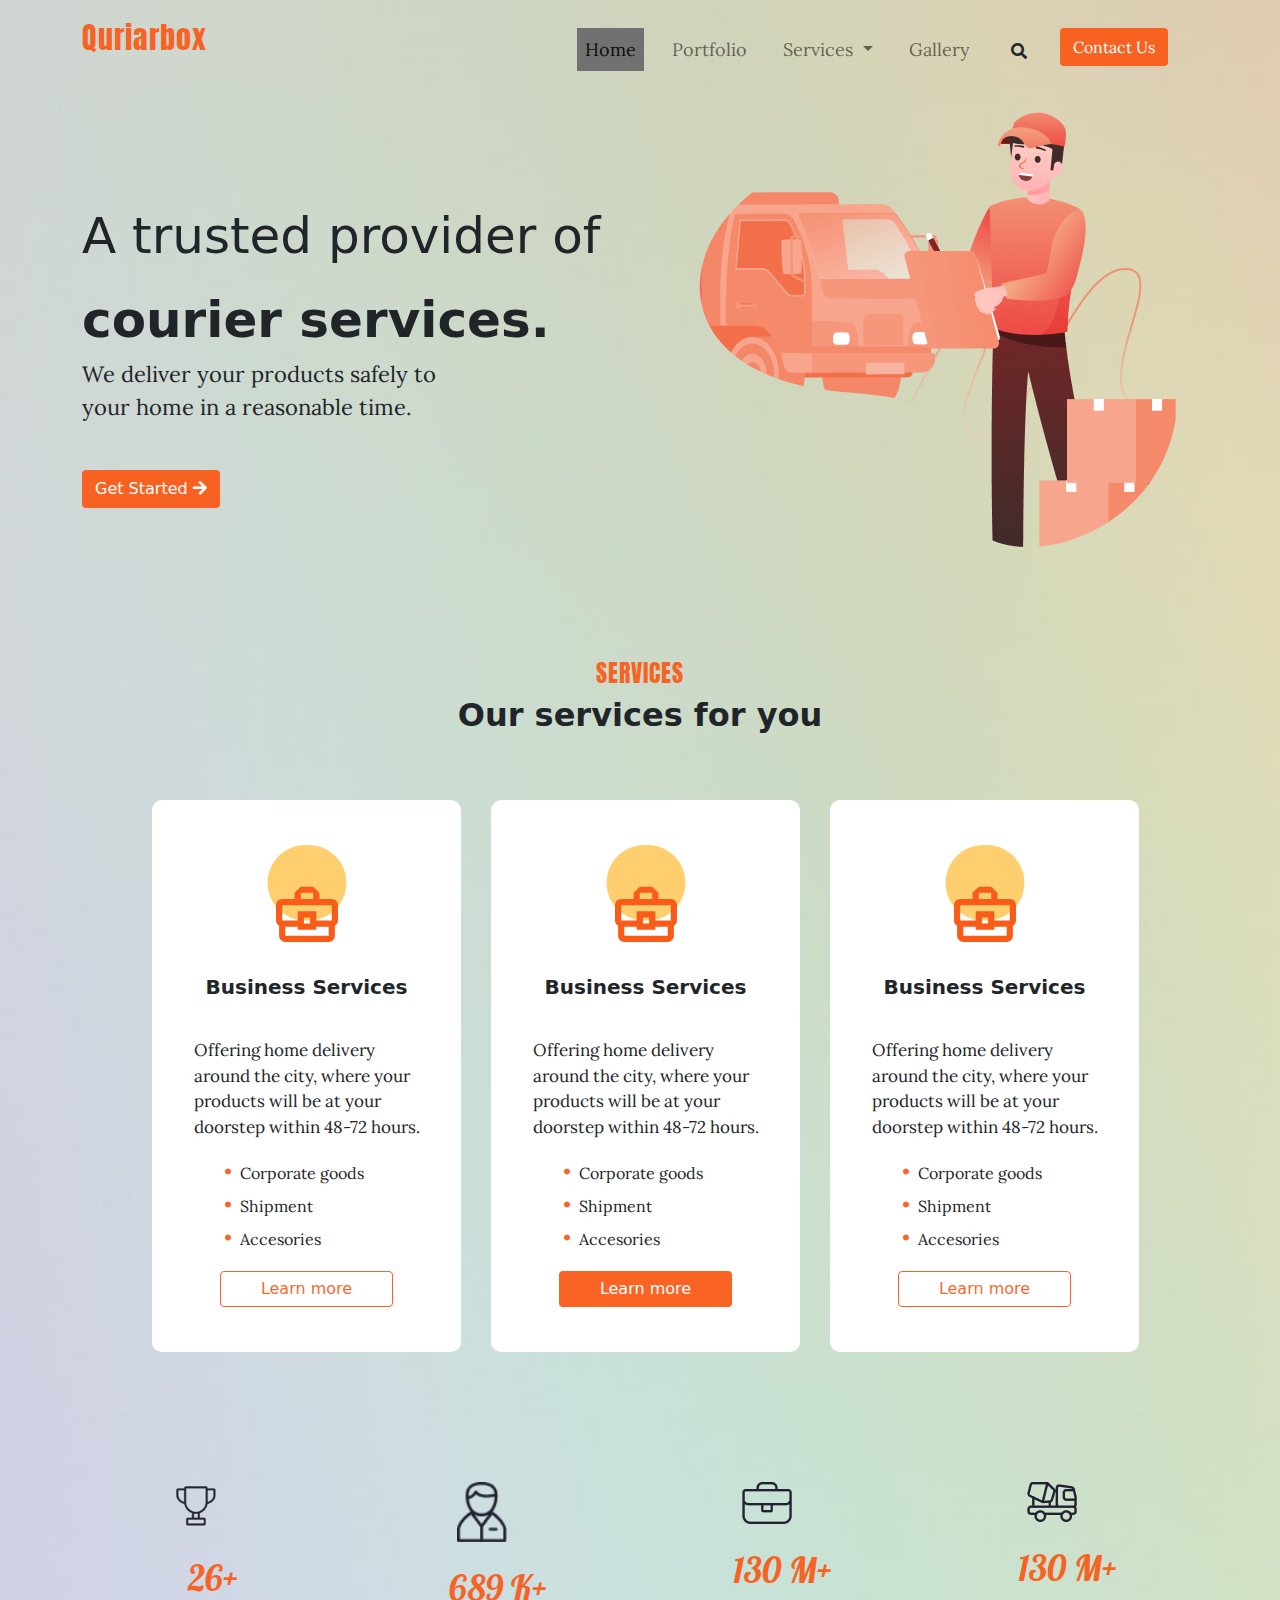
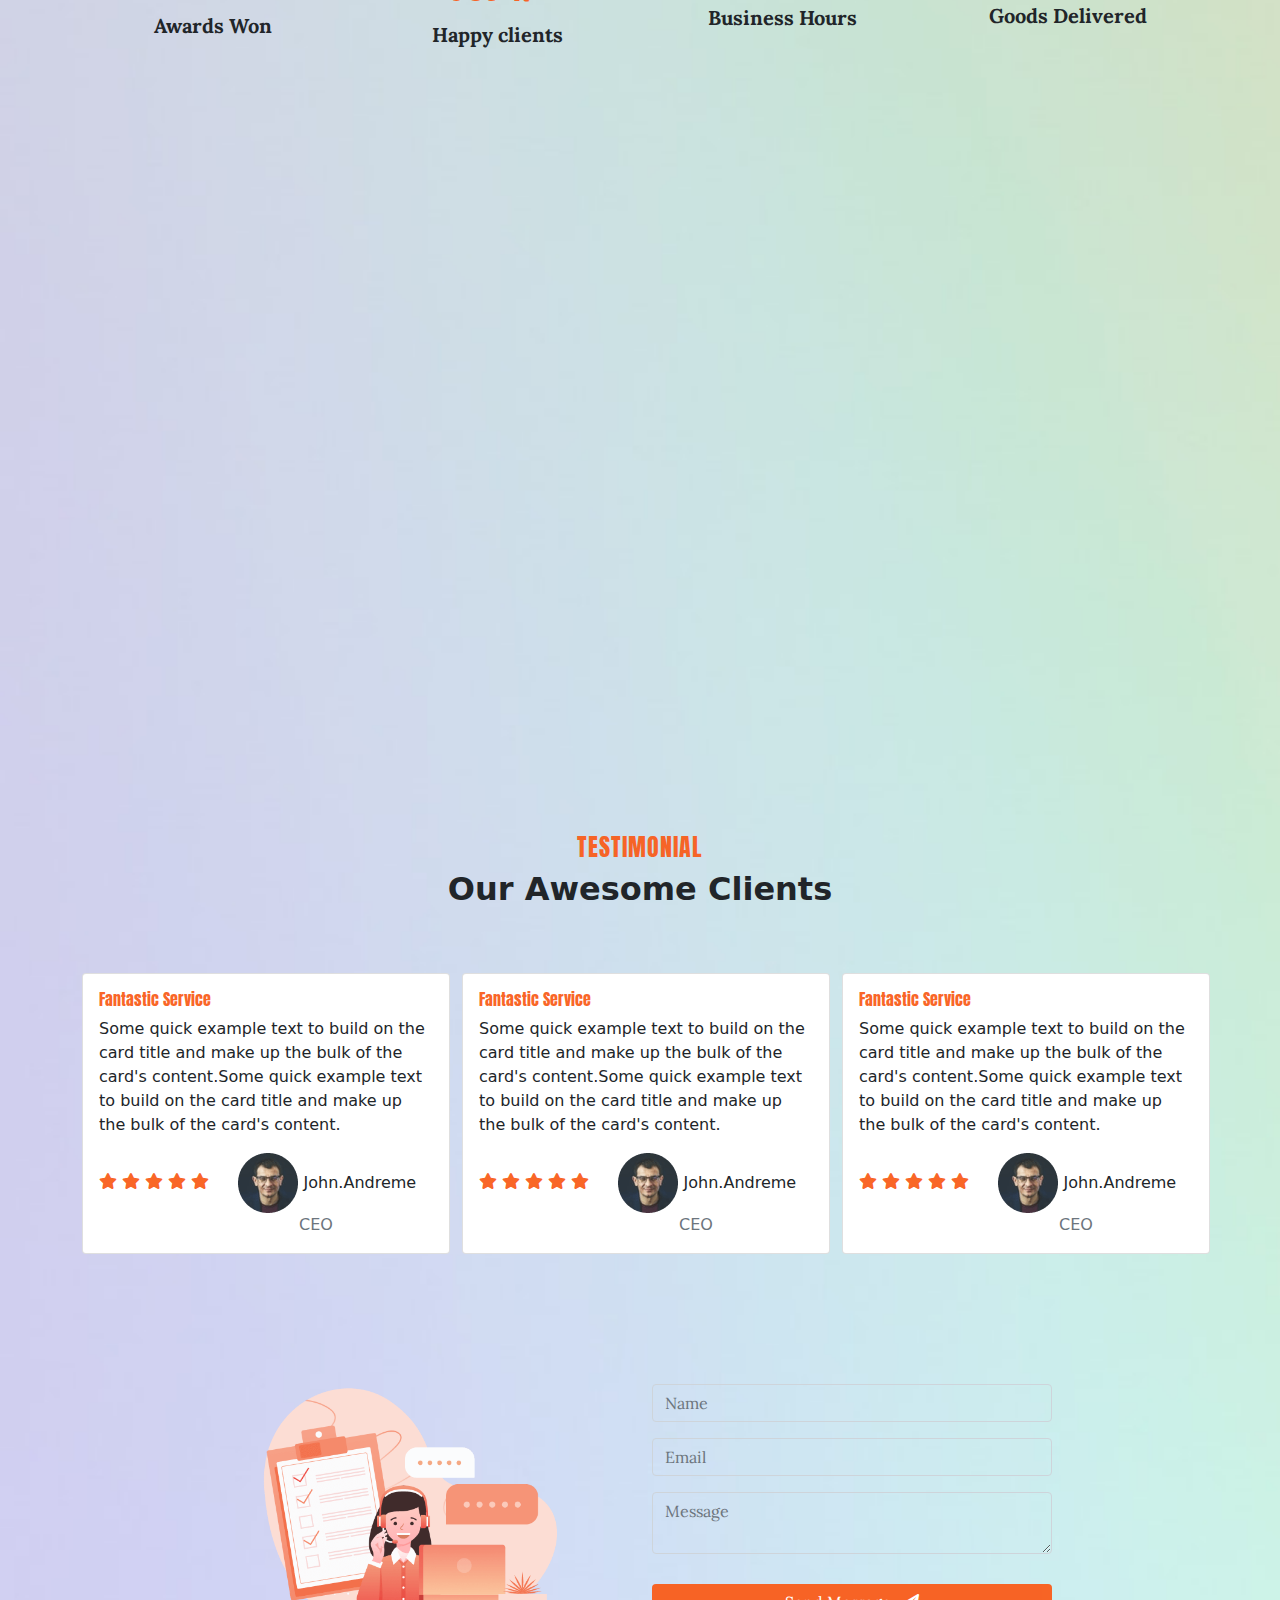
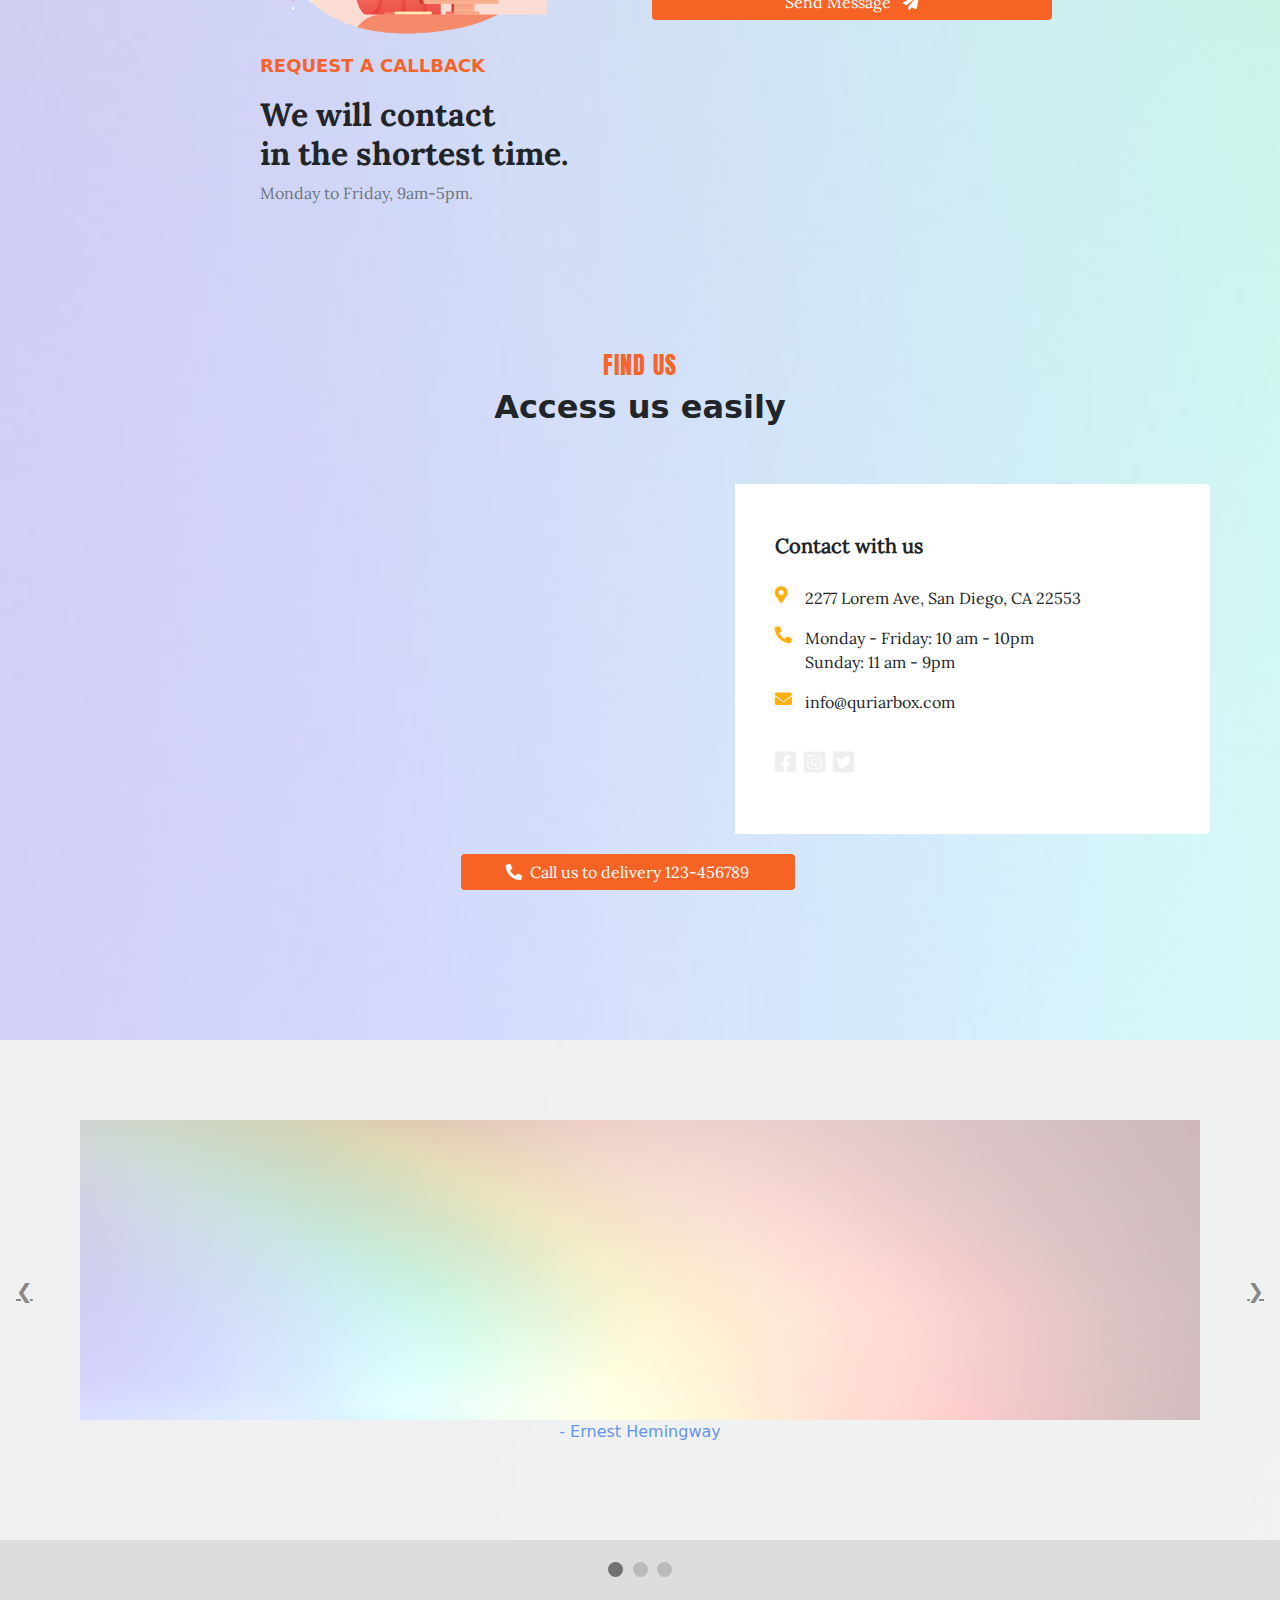
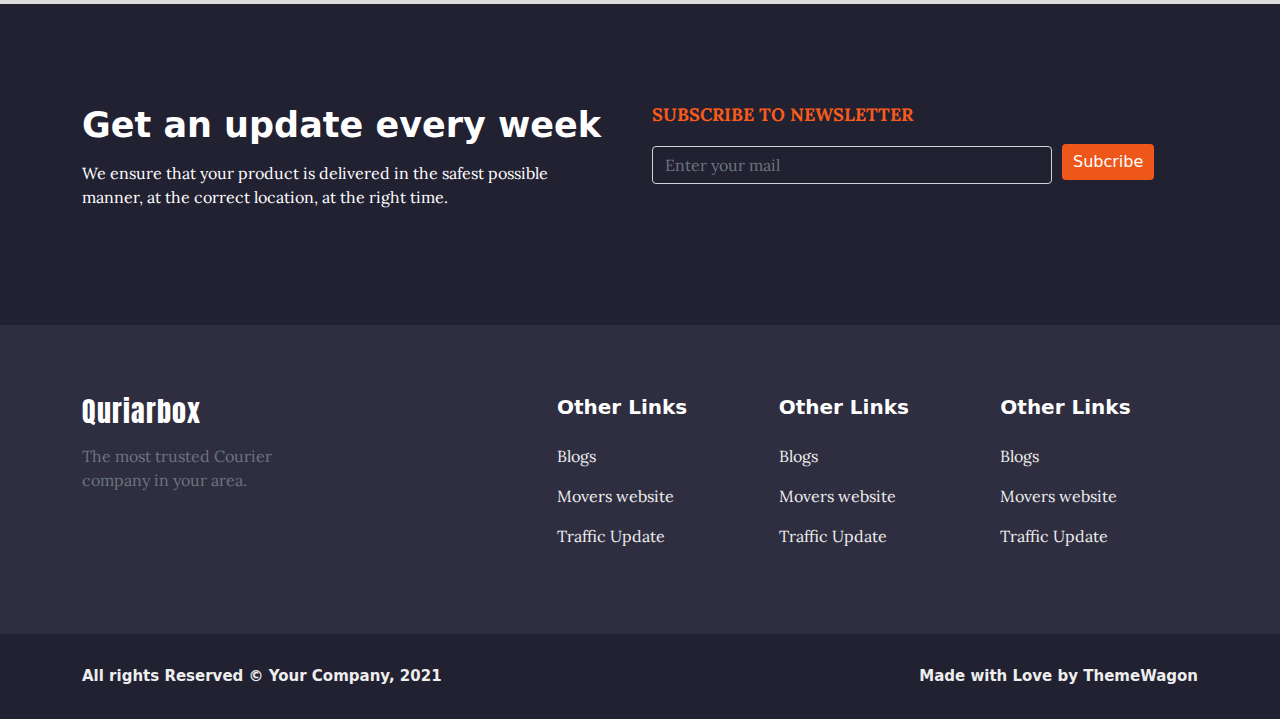
<file: index.html>
<!DOCTYPE html>
<html>
<head>
	<meta charset="utf-8">
	<title>Courier</title>

	<!-- bootstrap css-->

	<link rel="stylesheet" type="text/css" href="bootstrap/css/bootstrap.min.css">

	<!-- style.css -->

	<link rel="stylesheet" type="text/css" href="style.css">

	<!-- fontawesome -->

	<link rel="stylesheet" type="text/css" href="fontawesome/css/all.min.css">

  </script>
</head>
<body>
	<!-- home section -->
	<section class="home">
		<div class="container">
			<div class="row">
				<div class="col-xl-5 col-5">
					<h3>Quriarbox</h3>
					<!-- <button onclick="myFunction()">Toggle dark mode</button> -->
				</div>
				<!-- <p>Date: <input type="text" id="datepicker"></p> -->
				<div class="col-xl-7 col-7">
					<nav class="navbar navbar-expand-lg navbar-light">
						    <button class="navbar-toggler ms-auto" type="button" data-bs-toggle="collapse" data-bs-target="#navbarSupportedContent" aria-controls="navbarSupportedContent" aria-expanded="false" aria-label="Toggle navigation">
						      <span class="navbar-toggler-icon"></span>
						    </button>
					    <div class="collapse navbar-collapse" id="navbarSupportedContent">
					      <ul class="navbar-nav me-auto mb-2 mb-lg-0">
					        <li class="nav-item">
					          <a class="nav-link active" aria-current="page" href="#">Home</a> 
					        </li>
					        <li class="nav-item">
					          <a class="nav-link" href="#">Portfolio</a>
					        </li>
					        <li class="nav-item dropdown">
					          <a class="nav-link dropdown-toggle" href="#" id="navbarDropdown" role="button" data-bs-toggle="dropdown" aria-expanded="false">
					            Services
					          </a>
					          <ul class="dropdown-menu" aria-labelledby="navbarDropdown">
					            <li><a class="dropdown-item" href="#">Order</a></li>
					            <li><a class="dropdown-item" href="#">Delivery and Payment System</a></li>
					            <li><hr class="dropdown-divider"></li>
					            <li><a class="dropdown-item" href="#">Something</a></li>
					          </ul>
					        </li>
					        <li class="nav-item">
					          <a class="nav-link">Gallery</a>
					        </li>
					        <li class="nav-item">
					        	<i class="btn fas fa-search mt-2"></i>
					        </li>
					        <li class="nav-item">
					        	<button class="btn nav-btn" type="submit">Contact Us</button>
					        </li>
					      </ul>
					      
					    </div>
					</nav>
				</div>
			</div>

			<div class="row ">
				<div class="col-xl-6 col-5 quote">
					<p class="home_heading">A trusted provider of</p>
					<h2>courier services.</h2>
					<p class="home_bottom">We deliver your products safely to
					<br />your home in a reasonable time. </p>
					<button class="btn home_btn">Get Started <i class="fas fa-arrow-right"></i></button>
				</div>
				<div class="col-xl-6 col-7 home-img">
					<img src="img/about-us.png">
				</div>
			</div>
		</div>
	</section>

	<!-- <a href="gallery.html" class="btn btn-outline-success">Gallery</a> -->

	<!-- service section -->
	<section class="service">
		<div class="container">
			<div class="row">
				<div class="col-12 service-heading">
					<h4>Services</h4>
					<h2>Our services for you</h2>
				</div>
			</div>

			<div class="row service-item gy-2">
				<div class="col-xl-4 col-12 service-boxone">
					<img src="img/services-1.svg">
					<p class="service-text">Business Services</p>
					<p class="service-para">Offering home delivery<br /> around the city, where your<br /> products will be at your<br /> doorstep within 48-72 hours.</p>
					<ul>
						<li>Corporate goods</li>
						<li>Shipment</li>
						<li>Accesories</li>
					</ul>

					<button class="btn service-btn">Learn more</button>
				</div>
				<div class="col-xl-4 col-12 service-boxone">
					<img src="img/services-1.svg">
					<p class="service-text">Business Services</p>
					<p class="service-para">Offering home delivery<br /> around the city, where your<br /> products will be at your<br /> doorstep within 48-72 hours.</p>
					<ul>
						<li>Corporate goods</li>
						<li>Shipment</li>
						<li>Accesories</li>
					</ul>

					<button class="btn service-btn-two">Learn more</button>
				</div>
				<div class="col-xl-4 col-4 service-boxone">
					<img src="img/services-1.svg">
					<p class="service-text">Business Services</p>
					<p class="service-para">Offering home delivery<br /> around the city, where your<br /> products will be at your<br /> doorstep within 48-72 hours.</p>
					<ul>
						<li>Corporate goods</li>
						<li>Shipment</li>
						<li>Accesories</li>
					</ul>

					<button class="btn service-btn">Learn more</button>
				</div>
			</div>
		</div>
	</section>

	<section class="about">
		<div class="container">
			<div class="row">
				<div class="col-xl-3 col-6">
					<img src="img/awards.png">
					<p class="text-center about-text">26+ </p>
					<p class="text-center about-para">Awards Won</p>
				</div>
				<div class="col-xl-3 col-6">
					<img src="img/clients.png">
					<p class="text-center about-text">689 K+ </p>
					<p class="text-center about-para">Happy clients</p>
				</div>
				<div class="col-xl-3 col-6">
					<img src="img/business.png">
					<p class="text-center about-text">130 M+ </p>
					<p class="text-center about-para">Business Hours</p>
				</div>
				<div class="col-xl-3 col-6">
					<img src="img/goods.png">
					<p class="text-center about-text">130 M+ </p>
					<p class="text-center about-para">Goods Delivered</p>
				</div>
				
			</div>
		</div>
	</section>

	<section class="video">
		<div class="container">
		<div class="row">
			<div class="col-12">
				<iframe width="100%" height="500" src="https://www.youtube.com/watch?v=NAPVkBAoQT8" frameborder="0" allowfullscreen></iframe>

		</div>

			</div>
		</div>
	</section>

	<section class="client">	
		<div class="container">	
			<div class="row">
				<div class="col-12 service-heading">
					<h4>TESTIMONIAL</h4>
					<h2>Our Awesome Clients</h2>
				</div>
			</div>
			<div class="row mt-5 gy-2">
				<div class="col-xl-4 col-12">
					<div class="card" style="width: 23rem;">
					  <div class="card-body">
					    <h5 class="card-title">Fantastic Service</h5>
					    <p class="card-text">Some quick example text to build on the card title and make up the bulk of the card's content.Some quick example text to build on the card title and make up the bulk of the card's content.</p>
					    
					    	<i class="fas fa-star"></i>
						   	<i class="fas fa-star"></i>
						   	<i class="fas fa-star"></i>
						   	<i class="fas fa-star"></i>
						   	<i class="fas fa-star"></i>
						   	<img src="img/isak.png" class="ms-4">
					   	
						   	<span class="">
						   		John.Andreme 	
						   	</span>
						   	<span class="text-muted ceo">CEO</span>
					  </div>
					</div>
				</div>
					<div class="col-xl-4 col-12">
					<div class="card" style="width: 23rem;">
					  <div class="card-body">
					    <h5 class="card-title">Fantastic Service</h5>
					    <p class="card-text">Some quick example text to build on the card title and make up the bulk of the card's content.Some quick example text to build on the card title and make up the bulk of the card's content.</p>
					    
					    	<i class="fas fa-star"></i>
						   	<i class="fas fa-star"></i>
						   	<i class="fas fa-star"></i>
						   	<i class="fas fa-star"></i>
						   	<i class="fas fa-star"></i>
						   	<img src="img/isak.png" class="ms-4">
					   	
						   	<span class="">
						   		John.Andreme 	
						   	</span>
						   	<span class="text-muted ceo">CEO</span>
					  </div>
					</div>
				</div>
						<div class="col-xl-4 col-12">
					<div class="card" style="width: 23rem;">
					  <div class="card-body">
					    <h5 class="card-title">Fantastic Service</h5>
					    <p class="card-text">Some quick example text to build on the card title and make up the bulk of the card's content.Some quick example text to build on the card title and make up the bulk of the card's content.</p>
					    
					    	<i class="fas fa-star"></i>
						   	<i class="fas fa-star"></i>
						   	<i class="fas fa-star"></i>
						   	<i class="fas fa-star"></i>
						   	<i class="fas fa-star"></i>
						   	<img src="img/isak.png" class="ms-4">
					   	
						   	<span class="">
						   		John.Andreme

						   	</span>
						   	<span class="text-muted ceo">CEO</span>
					  </div>
					</div>
				</div>
			</div>
		</div>
	</section>

	<!-- contact  -->
	<section class="contact">
		<div class="container">
			<div class="row">
				<div class="col-xl-6 col-6 contact-text">
					<img src="img/how-to-apply.png">
					<h5>REQUEST A CALLBACK</h5>
					<h2>We will contact <br /> in the shortest time.</h2>
					<p class="text-muted">Monday to Friday, 9am-5pm.</p>
				</div>
				<div class="col-xl-5 col-5">
					<form name="myForm" action="/action_page.php" onsubmit="return validateForm()" method="post">
					  <input type="text" class="form-control mb-3"  placeholder="Name">
					  <input type="email" class="form-control mb-3"  placeholder="Email">
					  <textarea placeholder="Message" class="form-control"></textarea>
					</form>
					

					<button class="btn service-btn-two contact-btn">Send Message <i class="fas fa-paper-plane ms-2"></i></button>
				</div>
			</div>
		</div>
	</section>

	<!-- location -->

	<section class="address">
		<div class="container">
			<div class="row">
				<div class="col-12 service-heading">
					<h4>FIND US</h4>
					<h2>Access us easily</h2>
				</div>
			</div>
			<div class="row map">
				<div class="col-xl-7 col-7">
					<div class="mapouter"><div class="gmap_canvas"><iframe width="652" height="350" id="gmap_canvas" src="https://maps.google.com/maps?q=2880%20Broadway,%20New%20York&t=&z=13&ie=UTF8&iwloc=&output=embed" frameborder="0" scrolling="no" marginheight="0" marginwidth="0"></iframe><a href="https://123movies-org.net"></a><br><style>.mapouter{position:relative;height:350px;width:600px;}</style></div>
					</div>
				</div>
				<div class="col-5 col-5 address-detail">
					<h5>Contact with us</h5>
						
						<!-- address -->
						<i class="fas fa-map-marker-alt"></i> 
						<p>2277 Lorem Ave, San Diego, CA 22553</p>
						<!-- phone -->
						<i class="fas fa-phone-alt"></i>
						<p>Monday - Friday: 10 am - 10pm
						<br />Sunday: 11 am - 9pm </p>
						<!-- email -->
						<i class="fas fa-envelope"></i>
						<p> info@quriarbox.com</p>
						<!-- social -->
						<div class="social">
							<i class="fab fa-facebook-square"></i>
							<i class="fab fa-instagram-square ms-2"></i>
							<i class="fab fa-twitter-square ms-2"></i>
						</div>	
				</div>
				<div class="row">
					<button class="btn service-btn-two address-btn">
					<i class="fas fa-phone-alt me-2"></i>Call us to delivery 123-456789 </button>
				</div>
			</div>
		</div>
	</section>
	 <!-- Slideshow container -->
	<div class="slideshow-container">

	  <!-- Full-width slides/quotes -->
	  <div class="mySlides">
	   	<img src="img/body-bg.jpg" width="100%" height="300px">
	    <p class="author">- Ernest Hemingway</p>

	  </div>

	  <div class="mySlides">
	   <img src="img/faq-bg.png" width="100%" height="300px">
	    <p class="author">- 2 Ernest Hemingway</p>
	  </div>

	  <div class="mySlides">
	   <img src="img/body-bg.jpg" width="100%" height="300px">
	    <p class="author">- 3 Ernest Hemingway</p>
	  </div>

	  <!-- Next/prev buttons -->
	  <a class="prev" onclick="plusSlides(-1)">&#10094;</a>
	  <a class="next" onclick="plusSlides(1)">&#10095;</a>
	</div>

	<!-- Dots/bullets/indicators -->
	<div class="dot-container">
	  <span class="dot" onclick="currentSlide(1)"></span>
	  <span class="dot" onclick="currentSlide(2)"></span>
	  <span class="dot" onclick="currentSlide(3)"></span>
	</div> 
	<!-- newsletter -->
	<section class="newsletter">
		<div class="container">
			<div class="row">
				<div class="col-xl-6 col-6">
					<h3>Get an update every week</h3>
					<p>We ensure that your product is delivered in the safest possible <br/>
					manner, at the correct location, at the right time.</p>
				</div>
				<div class="col-xl-4 col-4">
					<h5>SUBSCRIBE TO NEWSLETTER </h5>
					 <input type="email" class="form-control mb-3 newsletter-input"  placeholder="Enter your mail">
					
				</div>
				<div class="col-xl-2 col-12">
					 <button class="btn service-btn-two newsletter-btn">Subcribe</button>
				</div>
			</div>
		</div>
	</section>

	<!-- footer -->
	<section class="footer">
		<div class="container">
			<div class="row">
				<div class="col-5">
					<h3>Quriarbox</h3>
					<p class="text-muted">The most trusted Courier
					<br />company in your area.</p>
				</div>
				<div class="col-7">
					<div class="row">
						<div class="col-4">
							<h4>Other Links</h4>

							<div class="link">
								<p><a href="">Blogs</a></p>
								<p><a href="">Movers website</a></p>
								<p><a href="">Traffic Update</a></p>
							</div>
							
						</div>
						<div class="col-4">
							<h4>Other Links</h4>

							<div class="link">
								<p><a href="">Blogs</a></p>
								<p><a href="">Movers website</a></p>
								<p><a href="">Traffic Update</a></p>
							</div>
							
						</div>
						<div class="col-4">
							<h4>Other Links</h4>

							<div class="link">
								<p><a href="">Blogs</a></p>
								<p><a href="">Movers website</a></p>
								<p><a href="">Traffic Update</a></p>
							</div>
							
						</div>
					</div>
				</div>
			</div>
		</div>
	</section>

	<!-- footer -->
	<footer>
		<div class="container">
			<div class="row mt-3">
				<div class="col-6">
					<p>All rights Reserved © Your Company, 2021</p>
				</div>
				<div class="col-6">
					<p class="float-end">Made with Love by ThemeWagon </p>
				</div>
			</div>
		</div>
	</footer>

	<!-- bootstrap script -->
	<script>
	 var slideIndex = 1;
		showSlides(slideIndex);

		function plusSlides(n) {
		  showSlides(slideIndex += n);
		}

		function currentSlide(n) {
		  showSlides(slideIndex = n);
		}

		function showSlides(n) {
		  var i;
		  var slides = document.getElementsByClassName("mySlides");
		  var dots = document.getElementsByClassName("dot");
		  if (n > slides.length) {
		  	slideIndex = 1
		  }
		    if (n < 1) {
		    	slideIndex = slides.length
		    }
		    for (i = 0; i < slides.length; i++) {
		      slides[i].style.display = "none";
		    }
		    for (i = 0; i < dots.length; i++) {
		      dots[i].className = dots[i].className.replace(" active", "");
		    }
		  slides[slideIndex-1].style.display = "block";
		  dots[slideIndex-1].className += " active";
		} 


		function validateForm() {
		  let x = document.forms["myForm"]["fname"].value;
		  if (x == "") {
		    alert("Name must be filled out");
		    return false;
		  }
		} 
	</script>
	<script type="text/javascript" src="bootstrap/js/bootstrap.bundle.min.js"></script>
</body>
</html>
</file>
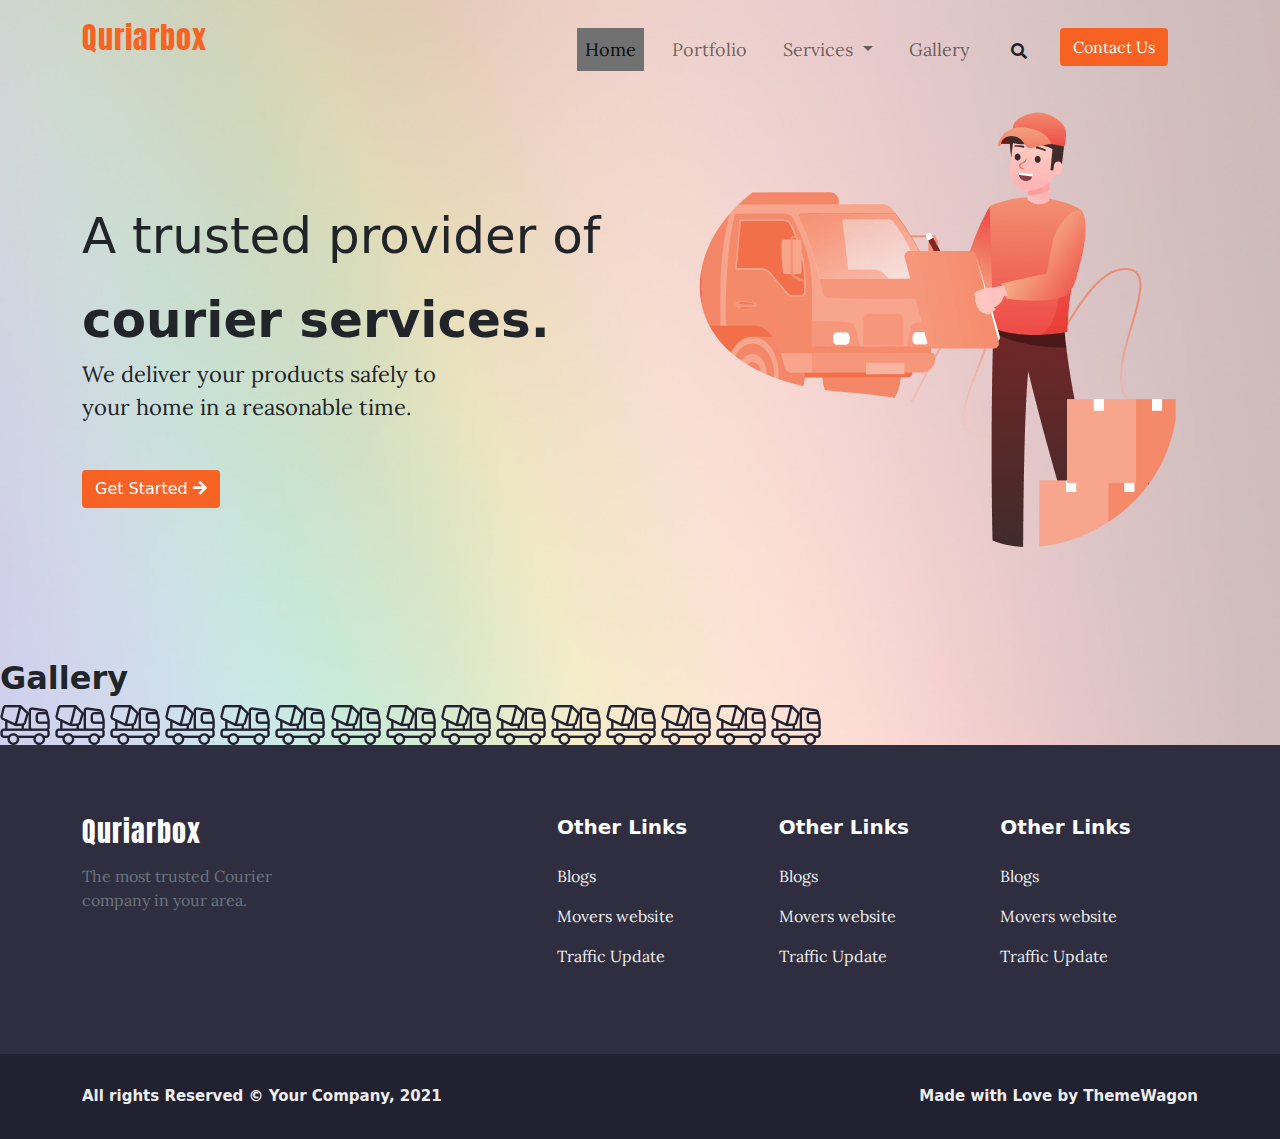
<file: gallery.html>
<!DOCTYPE html>
<html>
<head>
	<meta charset="utf-8">
	<title>Courier</title>

	<!-- bootstrap css-->

	<link rel="stylesheet" type="text/css" href="bootstrap/css/bootstrap.min.css">

	<!-- style.css -->

	<link rel="stylesheet" type="text/css" href="style.css">

	<!-- fontawesome -->

	<link rel="stylesheet" type="text/css" href="fontawesome/css/all.min.css">

  </script>
</head>
<body>
	<!-- home section -->
	<section class="home">
		<div class="container">
			<div class="row">
				<div class="col-xl-5 col-5">
					<h3>Quriarbox</h3>
					<!-- <button onclick="myFunction()">Toggle dark mode</button> -->
				</div>
				<!-- <p>Date: <input type="text" id="datepicker"></p> -->
				<div class="col-xl-7 col-7">
					<nav class="navbar navbar-expand-lg navbar-light">
						    <button class="navbar-toggler ms-auto" type="button" data-bs-toggle="collapse" data-bs-target="#navbarSupportedContent" aria-controls="navbarSupportedContent" aria-expanded="false" aria-label="Toggle navigation">
						      <span class="navbar-toggler-icon"></span>
						    </button>
					    <div class="collapse navbar-collapse" id="navbarSupportedContent">
					      <ul class="navbar-nav me-auto mb-2 mb-lg-0">
					        <li class="nav-item">
					          <a class="nav-link active" aria-current="page" href="#">Home</a> 
					        </li>
					        <li class="nav-item">
					          <a class="nav-link" href="#">Portfolio</a>
					        </li>
					        <li class="nav-item dropdown">
					          <a class="nav-link dropdown-toggle" href="#" id="navbarDropdown" role="button" data-bs-toggle="dropdown" aria-expanded="false">
					            Services
					          </a>
					          <ul class="dropdown-menu" aria-labelledby="navbarDropdown">
					            <li><a class="dropdown-item" href="#">Order</a></li>
					            <li><a class="dropdown-item" href="#">Delivery and Payment System</a></li>
					            <li><hr class="dropdown-divider"></li>
					            <li><a class="dropdown-item" href="#">Something</a></li>
					          </ul>
					        </li>
					        <li class="nav-item">
					          <a class="nav-link">Gallery</a>
					        </li>
					        <li class="nav-item">
					        	<i class="btn fas fa-search mt-2"></i>
					        </li>
					        <li class="nav-item">
					        	<button class="btn nav-btn" type="submit">Contact Us</button>
					        </li>
					      </ul>
					      
					    </div>
					</nav>
				</div>
			</div>

			<div class="row ">
				<div class="col-xl-6 col-5 quote">
					<p class="home_heading">A trusted provider of</p>
					<h2>courier services.</h2>
					<p class="home_bottom">We deliver your products safely to
					<br />your home in a reasonable time. </p>
					<button class="btn home_btn">Get Started <i class="fas fa-arrow-right"></i></button>
				</div>
				<div class="col-xl-6 col-7 home-img">
					<img src="img/about-us.png">
				</div>
			</div>
		</div>
	</section>

	<h2>Gallery</h2>

	<img src="img/goods.png">
	<img src="img/goods.png">

	<img src="img/goods.png">
	<img src="img/goods.png">
	<img src="img/goods.png">
	<img src="img/goods.png">
	<img src="img/goods.png">
	<img src="img/goods.png">
	<img src="img/goods.png">
	<img src="img/goods.png">
	<img src="img/goods.png">
	<img src="img/goods.png">
	<img src="img/goods.png">
	<img src="img/goods.png">
	<img src="img/goods.png">
	


	<!-- footer -->
	<section class="footer">
		<div class="container">
			<div class="row">
				<div class="col-5">
					<h3>Quriarbox</h3>
					<p class="text-muted">The most trusted Courier
					<br />company in your area.</p>
				</div>
				<div class="col-7">
					<div class="row">
						<div class="col-4">
							<h4>Other Links</h4>

							<div class="link">
								<p><a href="">Blogs</a></p>
								<p><a href="">Movers website</a></p>
								<p><a href="">Traffic Update</a></p>
							</div>
							
						</div>
						<div class="col-4">
							<h4>Other Links</h4>

							<div class="link">
								<p><a href="">Blogs</a></p>
								<p><a href="">Movers website</a></p>
								<p><a href="">Traffic Update</a></p>
							</div>
							
						</div>
						<div class="col-4">
							<h4>Other Links</h4>

							<div class="link">
								<p><a href="">Blogs</a></p>
								<p><a href="">Movers website</a></p>
								<p><a href="">Traffic Update</a></p>
							</div>
							
						</div>
					</div>
				</div>
			</div>
		</div>
	</section>

	<!-- footer -->
	<footer>
		<div class="container">
			<div class="row mt-3">
				<div class="col-6">
					<p>All rights Reserved © Your Company, 2021</p>
				</div>
				<div class="col-6">
					<p class="float-end">Made with Love by ThemeWagon </p>
				</div>
			</div>
		</div>
	</footer>


</body>
</html>
</file>
<file: style.css>
@font-face{
	font-family: lora-reg;
	src: url(fonts/static/Lora-Regular.ttf);
}
@font-face{
	font-family: anton;
	src: url(fonts/Anton-Regular.ttf);
}
@font-face{
	font-family: lobster;
	src: url(fonts/Lobster-Regular.ttf);
}
@font-face{
	font-family: lora-bold;
	src: url(fonts/static/Lora-Bold.ttf);
}
body{
	background-image: url(img/body-bg.jpg);
	background-size: cover;
	background-color: white;

}
.dark-mode {
	/*background-image:  url(img/how-to-apply.png);*/
  /*background-color: black;*/
  /*color: white;*/
}
.home{
	margin-top: 20px;
}
.home .navbar{
	font-family: lora-reg;
	font-size: 18px;
}
.nav-item{
	padding-left: 20px;
}
.home h3{
	font-family: anton;
	font-size: 30px;
	letter-spacing: 1px;
	color: rgba(249,92,25,0.95);
}
.home_btn{
	background-color: rgba(249,92,25,0.95);
	color: #fff;
	margin-top: 30px;
}
.nav-btn{
	background-color: rgba(249,92,25,0.95);
	color: #fff;
}
.home_heading,.home h2{
	font-size: 50px;
}
h2{
	font-weight: bold;
}
.home_bottom{
	font-size: 22px;
	font-family: lora-reg;
}
.quote{
	margin-top: 120px;
}
.home-img{
	margin-top: 20px;
}
.home{
	margin-bottom: 80px;
}
.service-heading{
	text-align: center;
}
.service-heading h4{
	text-transform: uppercase;
	color: rgba(249,92,25,0.95);
	font-family: anton;
	letter-spacing: 1px;
}
.service,.about,.video,.client,.contact,.address{
	margin-bottom: 130px;
}
.service-text{
	font-size: 20px;
	font-weight: bold;
	margin-top: 30px;
}
.service-para{
	font-size: 17px;
	font-family: lora-reg;
	margin-top: 20px;
}
.service ul{
	font-size: 16px;
	font-family: lora-reg;
	line-height: 32px;
	list-style: none;
	align-self: flex-start;
	margin-left: 30px;
}
.service li::before {
	content: "•"; 
	color: rgba(249,92,25,0.95);
	margin-right: 8px;
	font-size: 20px;
}

.service-boxone{
	background-color: #fff;
	display: flex;
	flex-direction: column;
	align-items: center;
	padding: 45px 10px;
	width: 309px;
	border-radius: 10px;
	margin-right:30px;
}
.service-boxone img{
	width: 80px;
}
.service-btn{
	border: 1px solid rgba(249,92,25,0.95);
	color: rgba(249,92,25,0.95);
	padding: 5px 40px;
}

.service-btn:hover{
	background-color: rgba(249,92,25,0.95);
	color: #fff;
}
.service-btn-two{
	background-color: rgba(249,92,25,0.95);
	color: #fff;
	padding: 5px 40px;
}
.service-btn-two:hover{
	color: #fff;
	transition: all 0.5s ease;
	transform: translateY(-0.125rem) translateZ(0);
	box-shadow: 0.5rem 0.5rem 1.5rem rgba(110,74,156,0.1) !important;
}

.service-item{
	margin-top: 50px;
	display: flex;
	margin-left: 70px;
}
.about img{
	margin-left: 	90px;
	width: 50px;
}
.about .about-text{
	font-family: lobster;
	font-size: 	35px;
	margin-top: 20px;
	color: rgba(249,92,25,0.95);
}
.about .about-para{
	font-family: 	lora-bold;
	margin-top: -10px;
	font-size: 	20px;
}
.client h5{
	color: rgba(249,92,25,0.95);
	font-family: anton;
	font-size: 16px;
}
.client i{
	color:  rgba(249,92,25,0.95);
}
.client .ceo{
	margin-left: 200px;
	padding-top: -250px;
}
.contact img{
	width: 300px;
}
.contact h5{
	font-weight: bold;
	font-size: 18px;
	color:  rgba(249,92,25,0.95);
	margin-top: 20px;
}
.contact h2{
	font-family: 	lora-bold;
	margin-top: 20px;

}
.contact p{
	font-family: lora-reg;
}
.contact-text{
	padding-left: 190px;
	/*display: flex;
	flex-direction: column;*/
	/*align-items: center;*/
}

.form-control{
	background-color: transparent !important;
	width: 400px !important;
	font-family: lora-reg;
}
.contact-btn{
	margin-top: 30px;
	width:400px !important;
	font-family: lora-reg;
}
.form{
	margin-top: 70px;
}
.map{
	margin-top: 50px;
}
.address-detail{
	background-color: #fff;
	padding-left: 40px;
	height: 350px;
	border-radius: 0px 5px 5px 0px; 
}
.address-detail h5{
	padding-top: 50px;
	padding-bottom: 20px;
	font-weight: bold;
	font-family: lora-reg;
}
.address-detail i{
	color: #FFAF0F !important;
	float: left;
	font-size: 17px;

}
.address-detail p{
	font-family: lora-reg;
	margin-left: 30px;
	font-size: 16px;
}
.social i{
	font-size: 24px;
	margin-top: 20px;
	color: #eee !important;
}
.social i:hover{
	color: #FFAF0F !important;
}
.address-btn{
	width: 30%;
	margin: 20px auto;
	font-family: lora-reg;
}
.newsletter{
	background-color: #222132 !important;
	color: #fff;
	padding: 100px 0px;
}
.newsletter h3{
	font-weight: bold;
	font-size: 35px;
}
.newsletter p,.footer p{
	font-family: lora-reg;
	margin-top: 15px;
}
.newsletter h5{
	font-size: 18px;
	/*font-weight: bold;*/
	font-family: lora-bold;
	color: #F95C19 !important;
}
.newsletter-input{
	margin-top: 20px; 

}
.newsletter-btn{
	margin-left: 30px;
	margin-top: 40px;
	padding: 5px 10px;
}
.footer{
	background-color: #2F2E41 !important;
	color: #fff;
	padding: 70px 0px;
}
.footer h3{
	font-family: anton;
	letter-spacing: 1px;
	/*color: rgba(249,92,25,0.95);*/
}
.footer h4{
	font-size: 20px;
	font-weight: bold;
}
.footer a{
	text-decoration: none;
	color: #eee;
}
.footer .link{
	margin-top: 25px;
}
.footer a:hover{
	text-decoration: underline;
}
footer{
	background-color: #222132 !important;
	color: #eee;
	padding: 15px;
	font-size: 15px;
	font-weight: bold; 
}


/*====================================================================*/

@media (min-width: 0px) and (max-width: 576px) { 

	.home_heading,.home h2{
		font-size: 20px;
	}

	.quote{
		margin-top: 70px;
	}
	.home-img img{
		width: 350px;
		margin-top: 30px;
	}
	.home_bottom{
		font-size: 15px;
	}
	.home_btn{
		font-size: 12px !important;
		margin-top: 10px;
	}
	.home h3{
		margin-top: 10px;
	}
	.service-heading h4{
		font-size: 20px;
	}
	.service-heading h2{
		font-size: 24px;
	}

	.service-boxone{
		
		display: flex;
		flex-direction: column;
		align-items: center;
		padding: 45px 10px;
		width: 100%;
		border-radius: 10px;
		margin-right:0px;
		margin-left: -45px;
	}
	.about .about-text{
		font-size: 25px;
	}
	.service,.about,.video,.client,.contact,.address{
		margin-bottom: 80px;
	}
	.client .card{
		width: 100% !important;
	}
	.contact-text{
		padding-left: 0px;
	
	}
	.contact img{
		width: 220px;
	}
	.contact h5{
	
	font-size: 15px;
	
}
.contact h2{
		font-size: 18px;


}

.form-control,.contact-btn{
	
	width:250px !important;
	
}
.address iframe{
	width: 300px !important;
}

	.address-detail i{
		font-size: 13px !important;
		margin-top: 8px;
	}
	.address-detail p{
		font-size: 14px !important;
	}
	.social i{
		font-size: 25px !important;
		text-align: center;
		color:  rgba(249,92,25,0.95) !important;
		margin-left: 35px;
		margin-top: 10px !important;
	}
	.address-btn{
		width: 50%;
		margin: 10px auto;
		font-family: lora-reg;
		font-size: 10px;
	}
	.newsletter h3{
		font-size: 20px;
	}
	.newsletter p,.footer p{
		font-size: 15px;

	}
	.newsletter h5{
		font-size: 15px;
	}
	.newsletter-btn{
		margin-left: 270px;
		margin-top: -30px;
		padding: 5px 10px;
	}
	.footer h4{
		font-size: 15px;
		font-weight: bold;
	}
	.footer a{
		font-size: 12px;
	}
	.footer{
		padding: 30px 0px;
	}
	footer{
		font-size: 12px;
		padding: 3px;

	}
}










 /* Slideshow container */
.slideshow-container {
  position: relative;
  background: #f1f1f1f1;
}

/* Slides */
.mySlides {
  display: none;
  padding: 80px;
  text-align: center;
}

/* Next & previous buttons */
.prev, .next {
  cursor: pointer;
  position: absolute;
  top: 50%;
  width: auto;
  margin-top: -30px;
  padding: 16px;
  color: #888;
  font-weight: bold;
  font-size: 20px;
  border-radius: 0 3px 3px 0;
  user-select: none;
}

/* Position the "next button" to the right */
.next {
  position: absolute;
  right: 0;
  border-radius: 3px 0 0 3px;
}

/* On hover, add a black background color with a little bit see-through */
.prev:hover, .next:hover {
  background-color: rgba(0,0,0,0.8);
  color: white;
}

/* The dot/bullet/indicator container */
.dot-container {
  text-align: center;
  padding: 20px;
  background: #ddd;
}

/* The dots/bullets/indicators */
.dot {
  cursor: pointer;
  height: 15px;
  width: 15px;
  margin: 0 2px;
  background-color: #bbb;
  border-radius: 50%;
  display: inline-block;
  transition: background-color 0.6s ease;
}

/* Add a background color to the active dot/circle */
.active, .dot:hover {
  background-color: #717171;
}

/* Add an italic font style to all quotes */
q {font-style: italic;}

/* Add a blue color to the author */
.author {color: cornflowerblue;}
</file>
